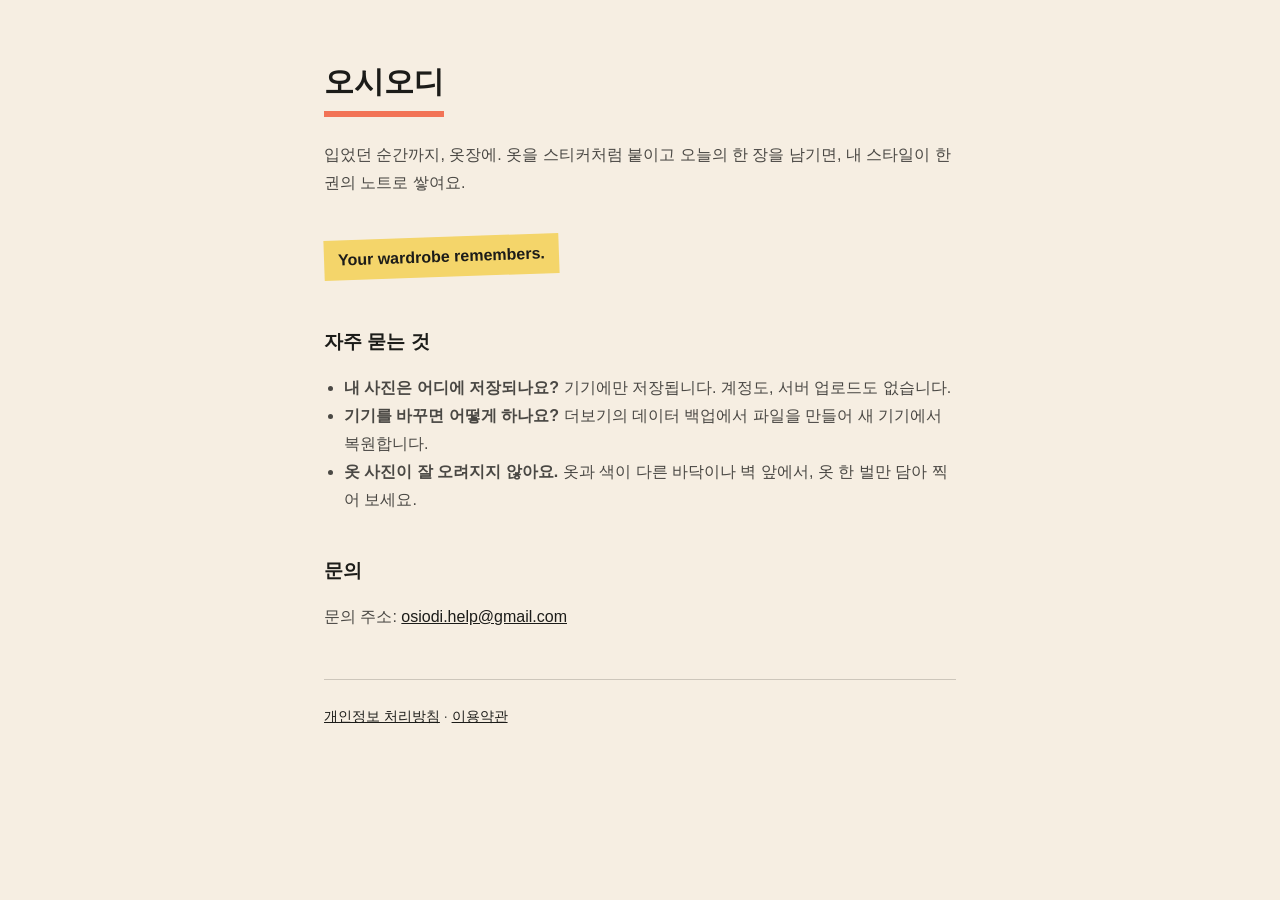
<file: index.html>
<!doctype html>
<html lang="ko">
<head>
<meta charset="utf-8">
<meta name="viewport" content="width=device-width, initial-scale=1">
<title>오시오디 · 내 스타일을 기억하는 옷장</title>
<link rel="stylesheet" href="style.css">
</head>
<body>
<main>
<h1>오시오디</h1>
<p>입었던 순간까지, 옷장에. 옷을 스티커처럼 붙이고 오늘의 한 장을 남기면, 내 스타일이 한 권의 노트로 쌓여요.</p>
<div><span class="note">Your wardrobe remembers.</span></div>

<h2>자주 묻는 것</h2>
<ul>
<li><strong>내 사진은 어디에 저장되나요?</strong> 기기에만 저장됩니다. 계정도, 서버 업로드도 없습니다.</li>
<li><strong>기기를 바꾸면 어떻게 하나요?</strong> 더보기의 데이터 백업에서 파일을 만들어 새 기기에서 복원합니다.</li>
<li><strong>옷 사진이 잘 오려지지 않아요.</strong> 옷과 색이 다른 바닥이나 벽 앞에서, 옷 한 벌만 담아 찍어 보세요.</li>
</ul>

<h2>문의</h2>
<p>문의 주소: <a id="contact" href="mailto:osiodi.help@gmail.com">osiodi.help@gmail.com</a></p>

<hr>
<footer><a href="privacy.html">개인정보 처리방침</a> · <a href="terms.html">이용약관</a></footer>
</main>
</body>
</html>
</file>
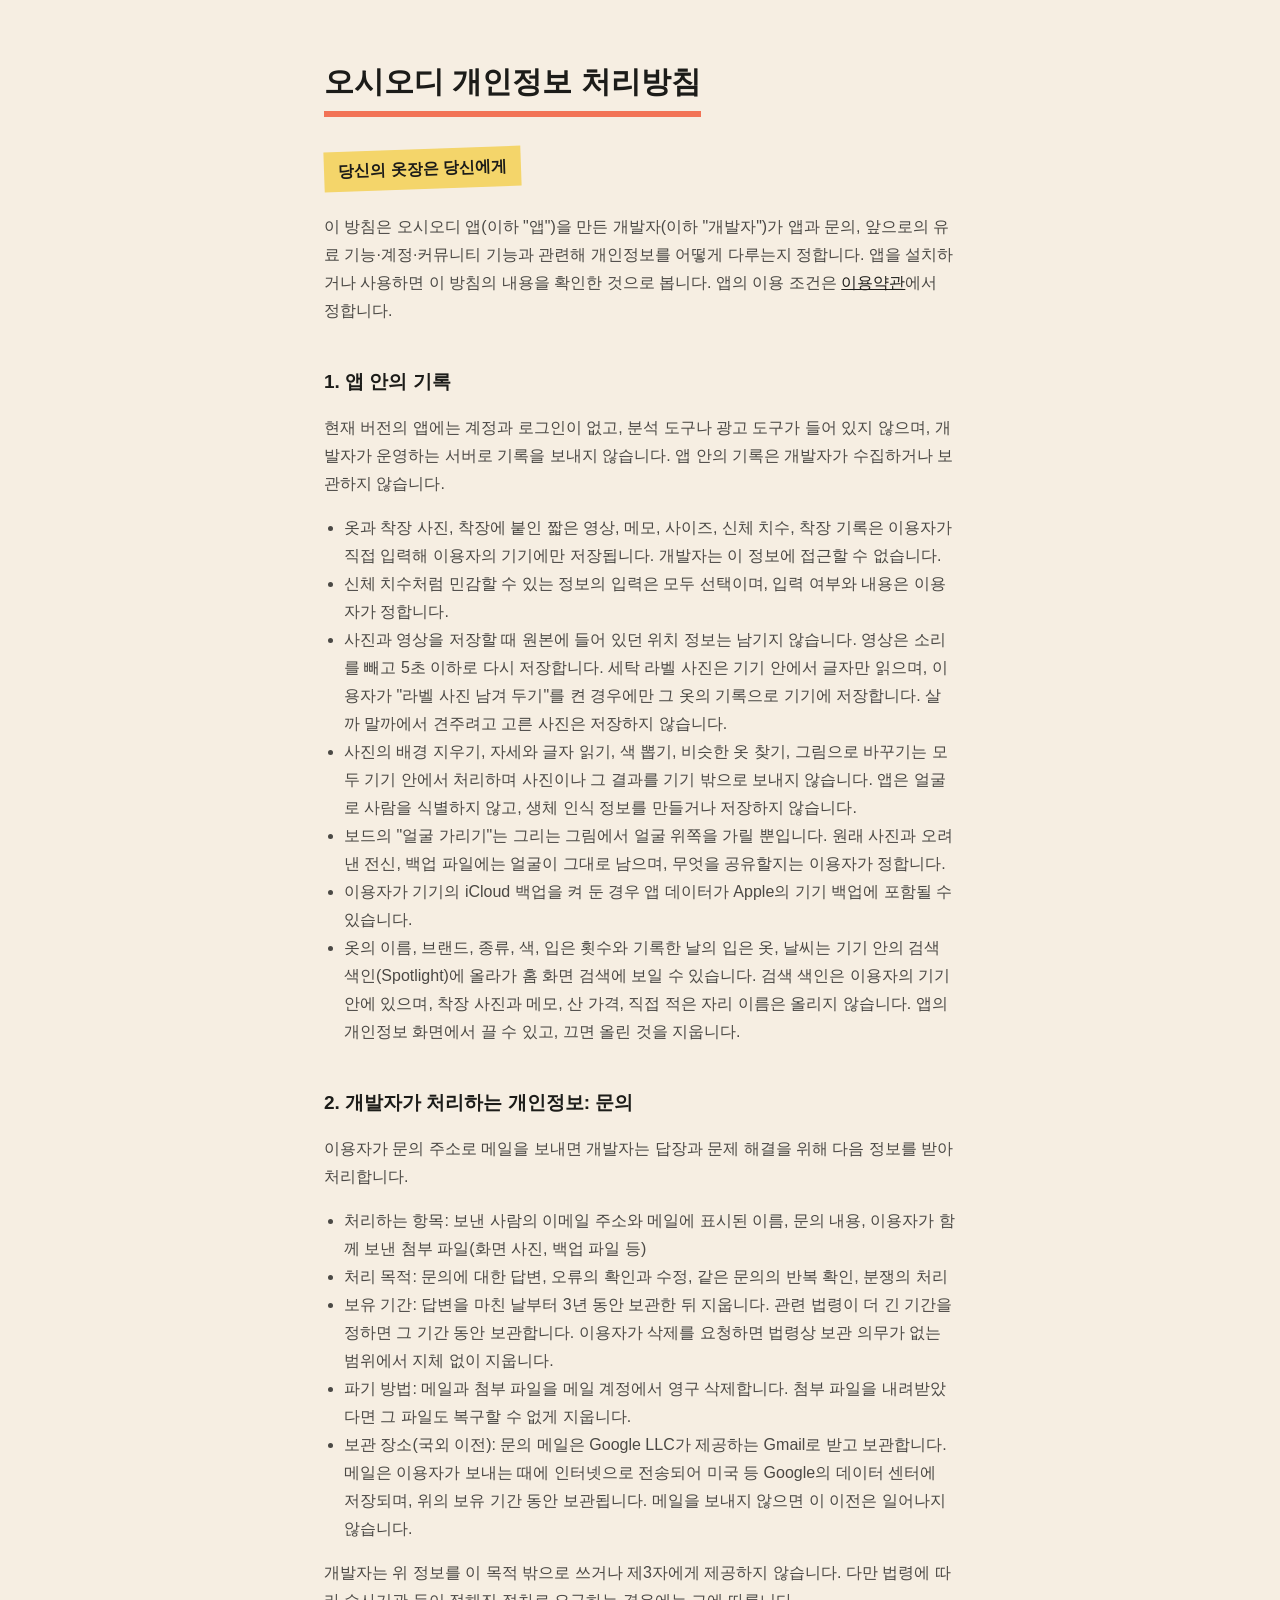
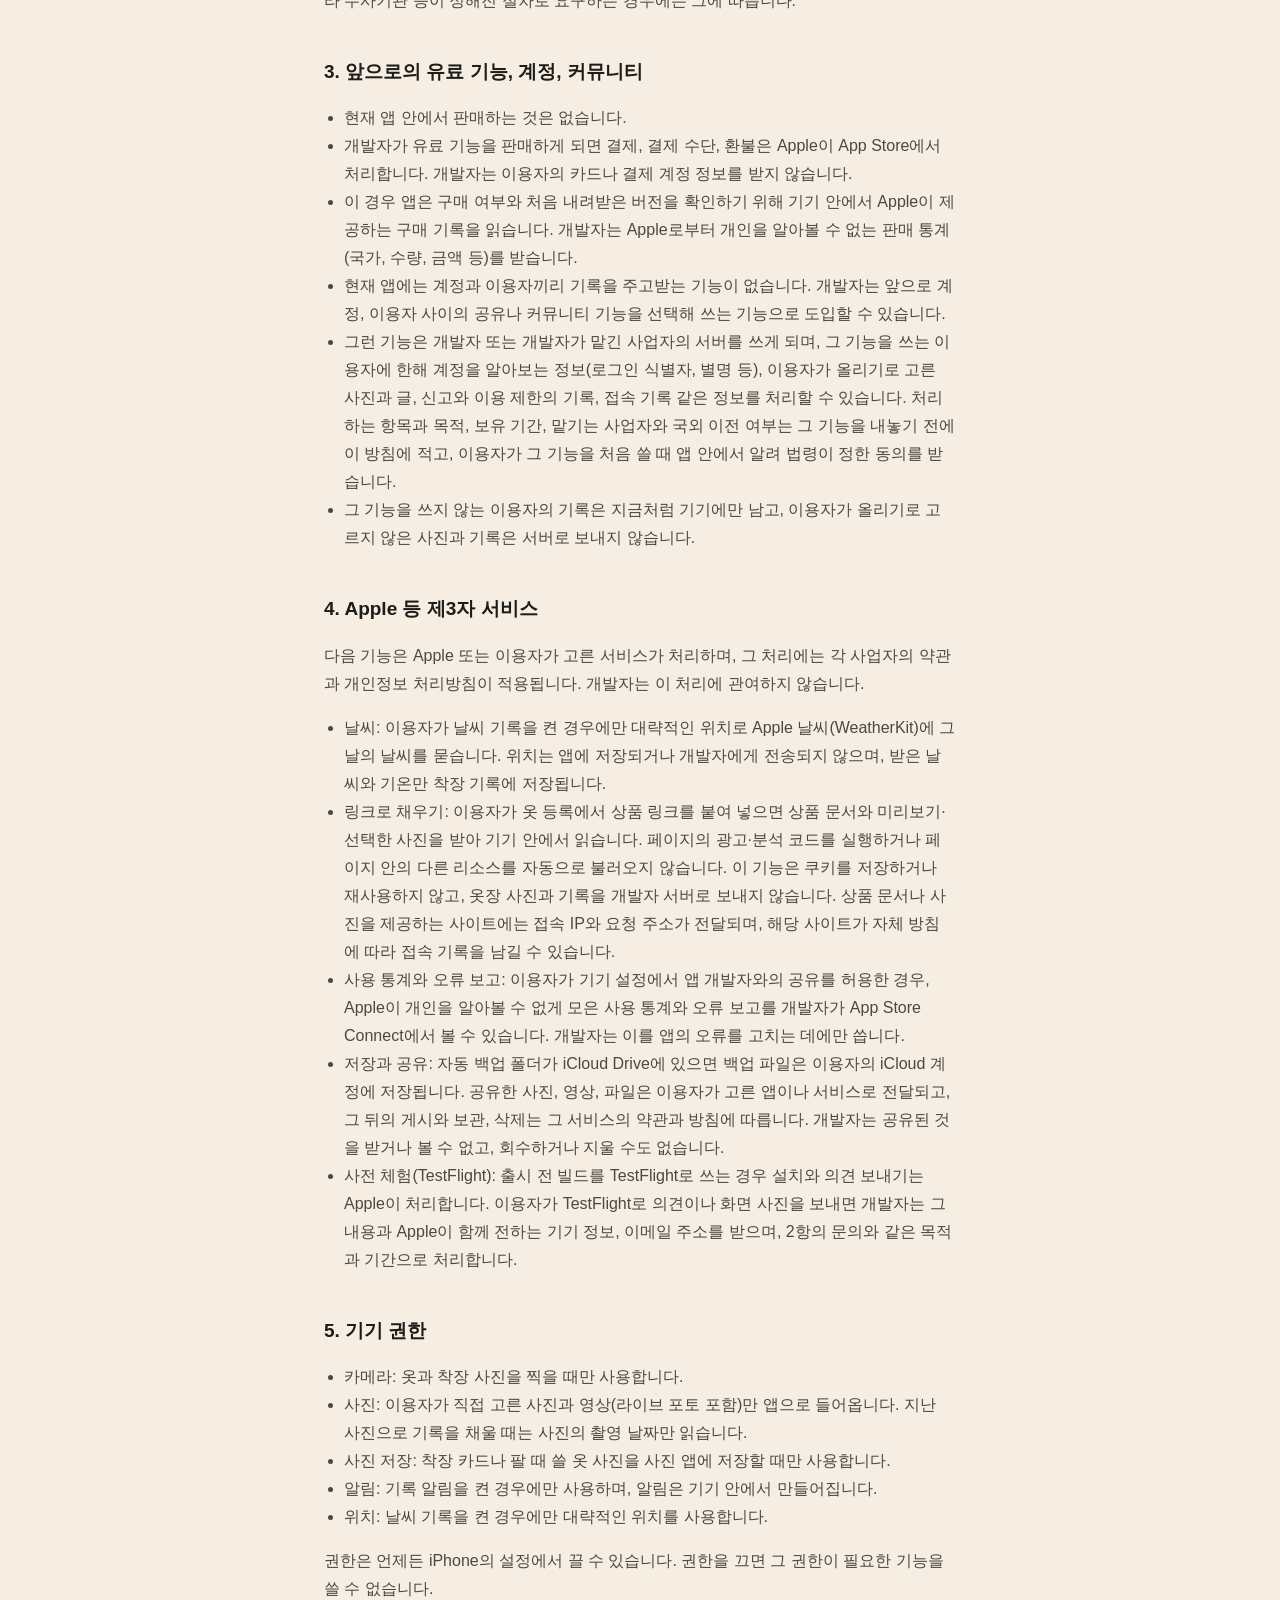
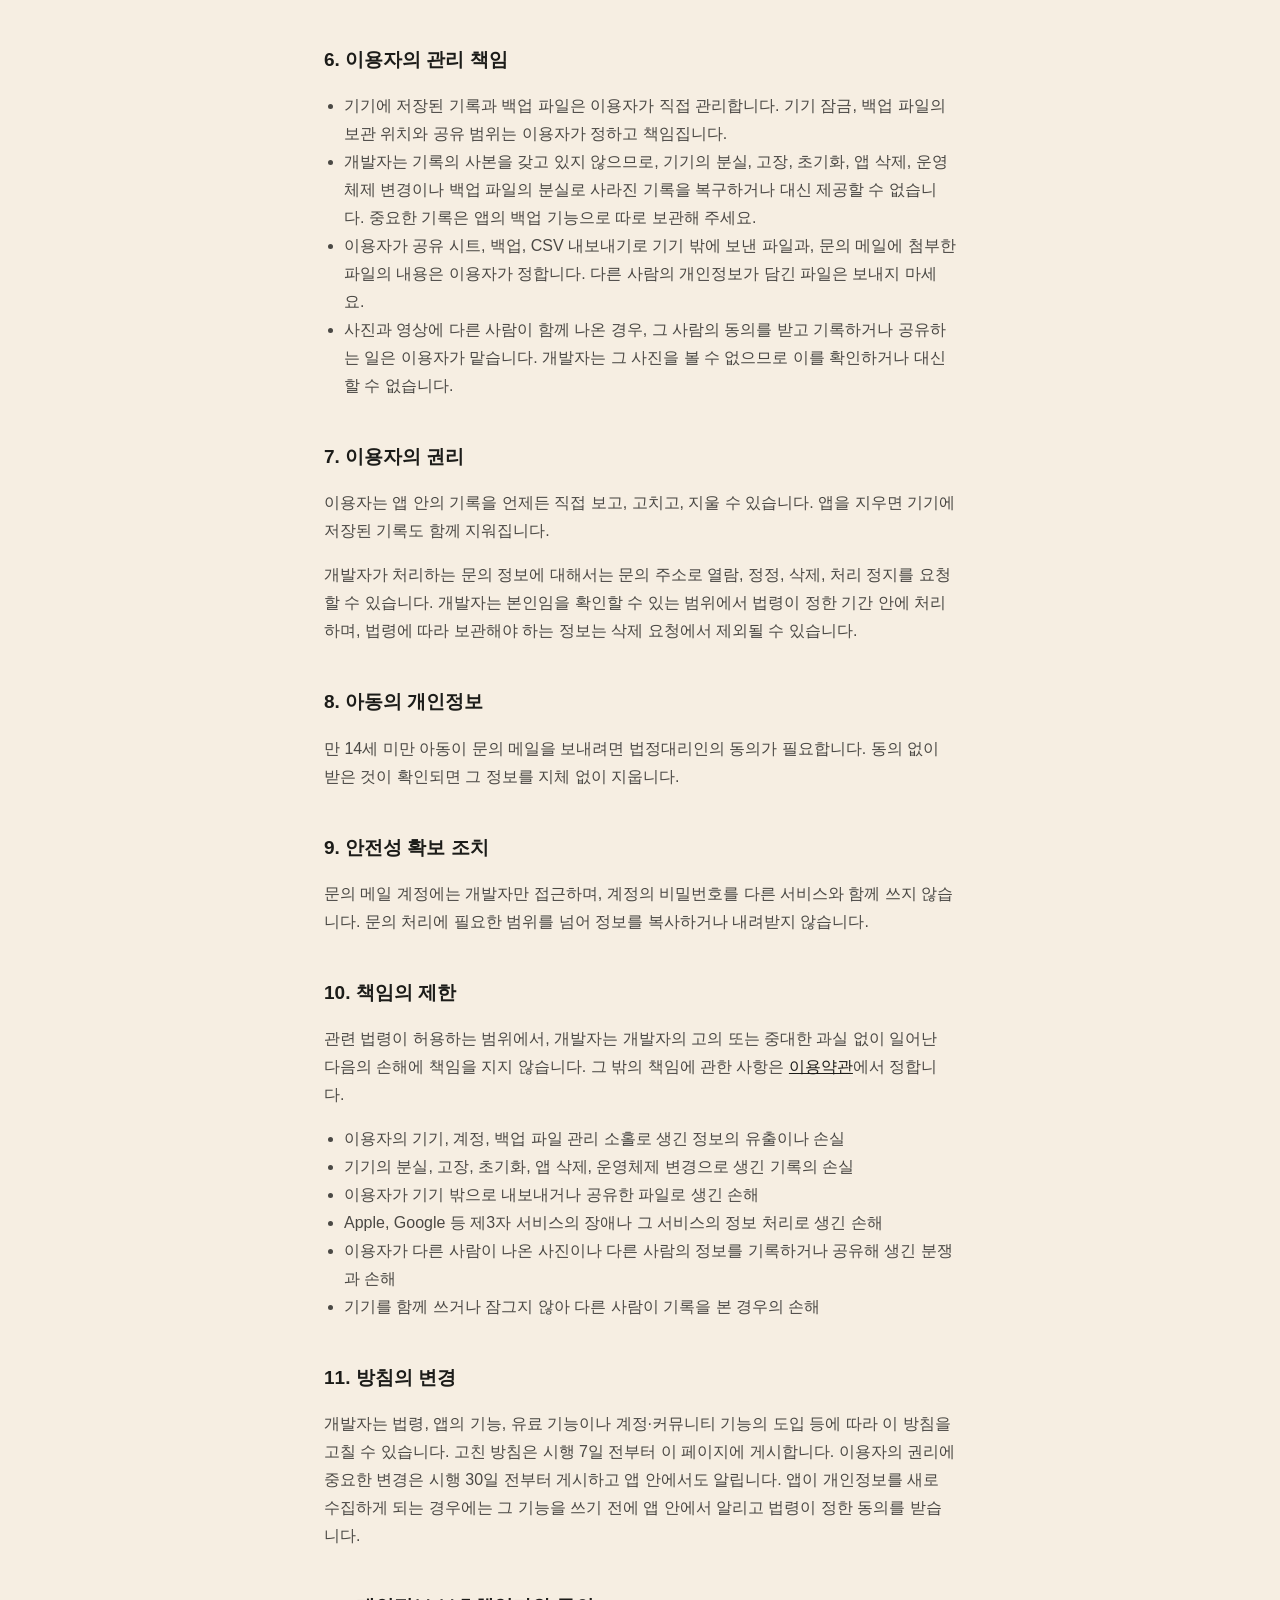
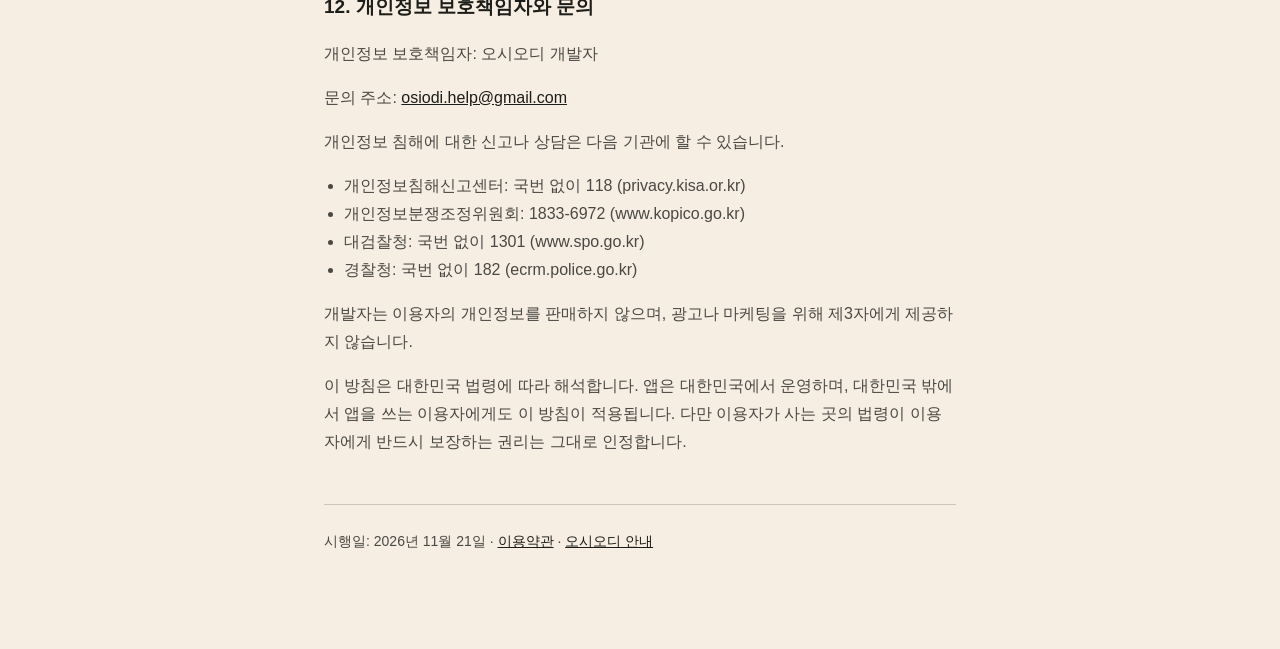
<file: privacy.html>
<!doctype html>
<html lang="ko">
<head>
<meta charset="utf-8">
<meta name="viewport" content="width=device-width, initial-scale=1">
<title>오시오디 개인정보 처리방침</title>
<link rel="stylesheet" href="style.css">
</head>
<body>
<main>
<h1>오시오디 개인정보 처리방침</h1>
<div><span class="note">당신의 옷장은 당신에게</span></div>

<p>이 방침은 오시오디 앱(이하 "앱")을 만든 개발자(이하 "개발자")가 앱과 문의, 앞으로의 유료 기능·계정·커뮤니티 기능과 관련해 개인정보를 어떻게 다루는지 정합니다. 앱을 설치하거나 사용하면 이 방침의 내용을 확인한 것으로 봅니다. 앱의 이용 조건은 <a href="terms.html">이용약관</a>에서 정합니다.</p>

<h2>1. 앱 안의 기록</h2>
<p>현재 버전의 앱에는 계정과 로그인이 없고, 분석 도구나 광고 도구가 들어 있지 않으며, 개발자가 운영하는 서버로 기록을 보내지 않습니다. 앱 안의 기록은 개발자가 수집하거나 보관하지 않습니다.</p>
<ul>
<li>옷과 착장 사진, 착장에 붙인 짧은 영상, 메모, 사이즈, 신체 치수, 착장 기록은 이용자가 직접 입력해 이용자의 기기에만 저장됩니다. 개발자는 이 정보에 접근할 수 없습니다.</li>
<li>신체 치수처럼 민감할 수 있는 정보의 입력은 모두 선택이며, 입력 여부와 내용은 이용자가 정합니다.</li>
<li>사진과 영상을 저장할 때 원본에 들어 있던 위치 정보는 남기지 않습니다. 영상은 소리를 빼고 5초 이하로 다시 저장합니다. 세탁 라벨 사진은 기기 안에서 글자만 읽으며, 이용자가 "라벨 사진 남겨 두기"를 켠 경우에만 그 옷의 기록으로 기기에 저장합니다. 살까 말까에서 견주려고 고른 사진은 저장하지 않습니다.</li>
<li>사진의 배경 지우기, 자세와 글자 읽기, 색 뽑기, 비슷한 옷 찾기, 그림으로 바꾸기는 모두 기기 안에서 처리하며 사진이나 그 결과를 기기 밖으로 보내지 않습니다. 앱은 얼굴로 사람을 식별하지 않고, 생체 인식 정보를 만들거나 저장하지 않습니다.</li>
<li>보드의 "얼굴 가리기"는 그리는 그림에서 얼굴 위쪽을 가릴 뿐입니다. 원래 사진과 오려 낸 전신, 백업 파일에는 얼굴이 그대로 남으며, 무엇을 공유할지는 이용자가 정합니다.</li>
<li>이용자가 기기의 iCloud 백업을 켜 둔 경우 앱 데이터가 Apple의 기기 백업에 포함될 수 있습니다.</li>
<li>옷의 이름, 브랜드, 종류, 색, 입은 횟수와 기록한 날의 입은 옷, 날씨는 기기 안의 검색 색인(Spotlight)에 올라가 홈 화면 검색에 보일 수 있습니다. 검색 색인은 이용자의 기기 안에 있으며, 착장 사진과 메모, 산 가격, 직접 적은 자리 이름은 올리지 않습니다. 앱의 개인정보 화면에서 끌 수 있고, 끄면 올린 것을 지웁니다.</li>
</ul>

<h2>2. 개발자가 처리하는 개인정보: 문의</h2>
<p>이용자가 문의 주소로 메일을 보내면 개발자는 답장과 문제 해결을 위해 다음 정보를 받아 처리합니다.</p>
<ul>
<li>처리하는 항목: 보낸 사람의 이메일 주소와 메일에 표시된 이름, 문의 내용, 이용자가 함께 보낸 첨부 파일(화면 사진, 백업 파일 등)</li>
<li>처리 목적: 문의에 대한 답변, 오류의 확인과 수정, 같은 문의의 반복 확인, 분쟁의 처리</li>
<li>보유 기간: 답변을 마친 날부터 3년 동안 보관한 뒤 지웁니다. 관련 법령이 더 긴 기간을 정하면 그 기간 동안 보관합니다. 이용자가 삭제를 요청하면 법령상 보관 의무가 없는 범위에서 지체 없이 지웁니다.</li>
<li>파기 방법: 메일과 첨부 파일을 메일 계정에서 영구 삭제합니다. 첨부 파일을 내려받았다면 그 파일도 복구할 수 없게 지웁니다.</li>
<li>보관 장소(국외 이전): 문의 메일은 Google LLC가 제공하는 Gmail로 받고 보관합니다. 메일은 이용자가 보내는 때에 인터넷으로 전송되어 미국 등 Google의 데이터 센터에 저장되며, 위의 보유 기간 동안 보관됩니다. 메일을 보내지 않으면 이 이전은 일어나지 않습니다.</li>
</ul>
<p>개발자는 위 정보를 이 목적 밖으로 쓰거나 제3자에게 제공하지 않습니다. 다만 법령에 따라 수사기관 등이 정해진 절차로 요구하는 경우에는 그에 따릅니다.</p>

<h2>3. 앞으로의 유료 기능, 계정, 커뮤니티</h2>
<ul>
<li>현재 앱 안에서 판매하는 것은 없습니다.</li>
<li>개발자가 유료 기능을 판매하게 되면 결제, 결제 수단, 환불은 Apple이 App Store에서 처리합니다. 개발자는 이용자의 카드나 결제 계정 정보를 받지 않습니다.</li>
<li>이 경우 앱은 구매 여부와 처음 내려받은 버전을 확인하기 위해 기기 안에서 Apple이 제공하는 구매 기록을 읽습니다. 개발자는 Apple로부터 개인을 알아볼 수 없는 판매 통계(국가, 수량, 금액 등)를 받습니다.</li>
<li>현재 앱에는 계정과 이용자끼리 기록을 주고받는 기능이 없습니다. 개발자는 앞으로 계정, 이용자 사이의 공유나 커뮤니티 기능을 선택해 쓰는 기능으로 도입할 수 있습니다.</li>
<li>그런 기능은 개발자 또는 개발자가 맡긴 사업자의 서버를 쓰게 되며, 그 기능을 쓰는 이용자에 한해 계정을 알아보는 정보(로그인 식별자, 별명 등), 이용자가 올리기로 고른 사진과 글, 신고와 이용 제한의 기록, 접속 기록 같은 정보를 처리할 수 있습니다. 처리하는 항목과 목적, 보유 기간, 맡기는 사업자와 국외 이전 여부는 그 기능을 내놓기 전에 이 방침에 적고, 이용자가 그 기능을 처음 쓸 때 앱 안에서 알려 법령이 정한 동의를 받습니다.</li>
<li>그 기능을 쓰지 않는 이용자의 기록은 지금처럼 기기에만 남고, 이용자가 올리기로 고르지 않은 사진과 기록은 서버로 보내지 않습니다.</li>
</ul>

<h2>4. Apple 등 제3자 서비스</h2>
<p>다음 기능은 Apple 또는 이용자가 고른 서비스가 처리하며, 그 처리에는 각 사업자의 약관과 개인정보 처리방침이 적용됩니다. 개발자는 이 처리에 관여하지 않습니다.</p>
<ul>
<li>날씨: 이용자가 날씨 기록을 켠 경우에만 대략적인 위치로 Apple 날씨(WeatherKit)에 그날의 날씨를 묻습니다. 위치는 앱에 저장되거나 개발자에게 전송되지 않으며, 받은 날씨와 기온만 착장 기록에 저장됩니다.</li>
<li>링크로 채우기: 이용자가 옷 등록에서 상품 링크를 붙여 넣으면 상품 문서와 미리보기·선택한 사진을 받아 기기 안에서 읽습니다. 페이지의 광고·분석 코드를 실행하거나 페이지 안의 다른 리소스를 자동으로 불러오지 않습니다. 이 기능은 쿠키를 저장하거나 재사용하지 않고, 옷장 사진과 기록을 개발자 서버로 보내지 않습니다. 상품 문서나 사진을 제공하는 사이트에는 접속 IP와 요청 주소가 전달되며, 해당 사이트가 자체 방침에 따라 접속 기록을 남길 수 있습니다.</li>
<li>사용 통계와 오류 보고: 이용자가 기기 설정에서 앱 개발자와의 공유를 허용한 경우, Apple이 개인을 알아볼 수 없게 모은 사용 통계와 오류 보고를 개발자가 App Store Connect에서 볼 수 있습니다. 개발자는 이를 앱의 오류를 고치는 데에만 씁니다.</li>
<li>저장과 공유: 자동 백업 폴더가 iCloud Drive에 있으면 백업 파일은 이용자의 iCloud 계정에 저장됩니다. 공유한 사진, 영상, 파일은 이용자가 고른 앱이나 서비스로 전달되고, 그 뒤의 게시와 보관, 삭제는 그 서비스의 약관과 방침에 따릅니다. 개발자는 공유된 것을 받거나 볼 수 없고, 회수하거나 지울 수도 없습니다.</li>
<li>사전 체험(TestFlight): 출시 전 빌드를 TestFlight로 쓰는 경우 설치와 의견 보내기는 Apple이 처리합니다. 이용자가 TestFlight로 의견이나 화면 사진을 보내면 개발자는 그 내용과 Apple이 함께 전하는 기기 정보, 이메일 주소를 받으며, 2항의 문의와 같은 목적과 기간으로 처리합니다.</li>
</ul>

<h2>5. 기기 권한</h2>
<ul>
<li>카메라: 옷과 착장 사진을 찍을 때만 사용합니다.</li>
<li>사진: 이용자가 직접 고른 사진과 영상(라이브 포토 포함)만 앱으로 들어옵니다. 지난 사진으로 기록을 채울 때는 사진의 촬영 날짜만 읽습니다.</li>
<li>사진 저장: 착장 카드나 팔 때 쓸 옷 사진을 사진 앱에 저장할 때만 사용합니다.</li>
<li>알림: 기록 알림을 켠 경우에만 사용하며, 알림은 기기 안에서 만들어집니다.</li>
<li>위치: 날씨 기록을 켠 경우에만 대략적인 위치를 사용합니다.</li>
</ul>
<p>권한은 언제든 iPhone의 설정에서 끌 수 있습니다. 권한을 끄면 그 권한이 필요한 기능을 쓸 수 없습니다.</p>

<h2>6. 이용자의 관리 책임</h2>
<ul>
<li>기기에 저장된 기록과 백업 파일은 이용자가 직접 관리합니다. 기기 잠금, 백업 파일의 보관 위치와 공유 범위는 이용자가 정하고 책임집니다.</li>
<li>개발자는 기록의 사본을 갖고 있지 않으므로, 기기의 분실, 고장, 초기화, 앱 삭제, 운영체제 변경이나 백업 파일의 분실로 사라진 기록을 복구하거나 대신 제공할 수 없습니다. 중요한 기록은 앱의 백업 기능으로 따로 보관해 주세요.</li>
<li>이용자가 공유 시트, 백업, CSV 내보내기로 기기 밖에 보낸 파일과, 문의 메일에 첨부한 파일의 내용은 이용자가 정합니다. 다른 사람의 개인정보가 담긴 파일은 보내지 마세요.</li>
<li>사진과 영상에 다른 사람이 함께 나온 경우, 그 사람의 동의를 받고 기록하거나 공유하는 일은 이용자가 맡습니다. 개발자는 그 사진을 볼 수 없으므로 이를 확인하거나 대신할 수 없습니다.</li>
</ul>

<h2>7. 이용자의 권리</h2>
<p>이용자는 앱 안의 기록을 언제든 직접 보고, 고치고, 지울 수 있습니다. 앱을 지우면 기기에 저장된 기록도 함께 지워집니다.</p>
<p>개발자가 처리하는 문의 정보에 대해서는 문의 주소로 열람, 정정, 삭제, 처리 정지를 요청할 수 있습니다. 개발자는 본인임을 확인할 수 있는 범위에서 법령이 정한 기간 안에 처리하며, 법령에 따라 보관해야 하는 정보는 삭제 요청에서 제외될 수 있습니다.</p>

<h2>8. 아동의 개인정보</h2>
<p>만 14세 미만 아동이 문의 메일을 보내려면 법정대리인의 동의가 필요합니다. 동의 없이 받은 것이 확인되면 그 정보를 지체 없이 지웁니다.</p>

<h2>9. 안전성 확보 조치</h2>
<p>문의 메일 계정에는 개발자만 접근하며, 계정의 비밀번호를 다른 서비스와 함께 쓰지 않습니다. 문의 처리에 필요한 범위를 넘어 정보를 복사하거나 내려받지 않습니다.</p>

<h2>10. 책임의 제한</h2>
<p>관련 법령이 허용하는 범위에서, 개발자는 개발자의 고의 또는 중대한 과실 없이 일어난 다음의 손해에 책임을 지지 않습니다. 그 밖의 책임에 관한 사항은 <a href="terms.html">이용약관</a>에서 정합니다.</p>
<ul>
<li>이용자의 기기, 계정, 백업 파일 관리 소홀로 생긴 정보의 유출이나 손실</li>
<li>기기의 분실, 고장, 초기화, 앱 삭제, 운영체제 변경으로 생긴 기록의 손실</li>
<li>이용자가 기기 밖으로 내보내거나 공유한 파일로 생긴 손해</li>
<li>Apple, Google 등 제3자 서비스의 장애나 그 서비스의 정보 처리로 생긴 손해</li>
<li>이용자가 다른 사람이 나온 사진이나 다른 사람의 정보를 기록하거나 공유해 생긴 분쟁과 손해</li>
<li>기기를 함께 쓰거나 잠그지 않아 다른 사람이 기록을 본 경우의 손해</li>
</ul>

<h2>11. 방침의 변경</h2>
<p>개발자는 법령, 앱의 기능, 유료 기능이나 계정·커뮤니티 기능의 도입 등에 따라 이 방침을 고칠 수 있습니다. 고친 방침은 시행 7일 전부터 이 페이지에 게시합니다. 이용자의 권리에 중요한 변경은 시행 30일 전부터 게시하고 앱 안에서도 알립니다. 앱이 개인정보를 새로 수집하게 되는 경우에는 그 기능을 쓰기 전에 앱 안에서 알리고 법령이 정한 동의를 받습니다.</p>

<h2>12. 개인정보 보호책임자와 문의</h2>
<p>개인정보 보호책임자: 오시오디 개발자</p>
<p>문의 주소: <a id="contact" href="mailto:osiodi.help@gmail.com">osiodi.help@gmail.com</a></p>
<p>개인정보 침해에 대한 신고나 상담은 다음 기관에 할 수 있습니다.</p>
<ul>
<li>개인정보침해신고센터: 국번 없이 118 (privacy.kisa.or.kr)</li>
<li>개인정보분쟁조정위원회: 1833-6972 (www.kopico.go.kr)</li>
<li>대검찰청: 국번 없이 1301 (www.spo.go.kr)</li>
<li>경찰청: 국번 없이 182 (ecrm.police.go.kr)</li>
</ul>
<p>개발자는 이용자의 개인정보를 판매하지 않으며, 광고나 마케팅을 위해 제3자에게 제공하지 않습니다.</p>
<p>이 방침은 대한민국 법령에 따라 해석합니다. 앱은 대한민국에서 운영하며, 대한민국 밖에서 앱을 쓰는 이용자에게도 이 방침이 적용됩니다. 다만 이용자가 사는 곳의 법령이 이용자에게 반드시 보장하는 권리는 그대로 인정합니다.</p>

<hr>
<footer>시행일: <span id="effective">2026년 11월 21일</span> · <a href="terms.html">이용약관</a> · <a href="index.html">오시오디 안내</a></footer>
</main>
</body>
</html>
</file>
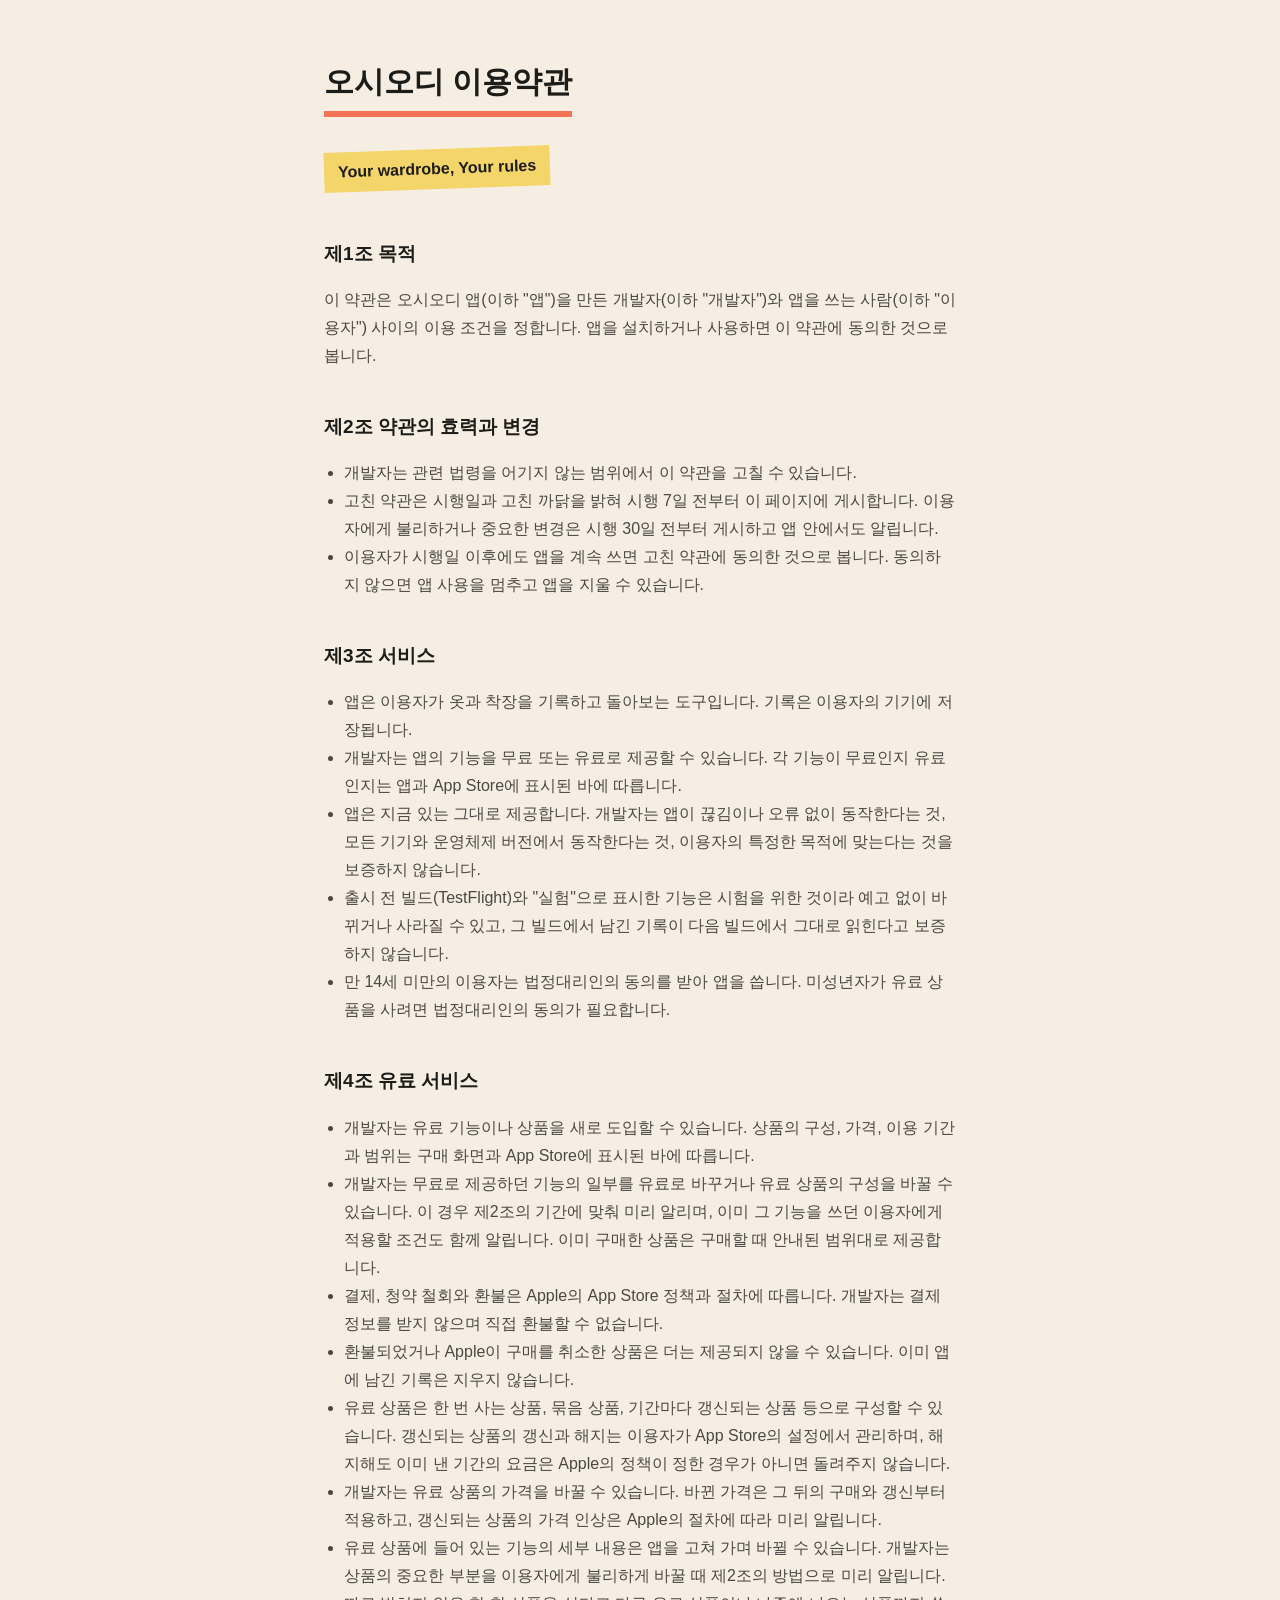
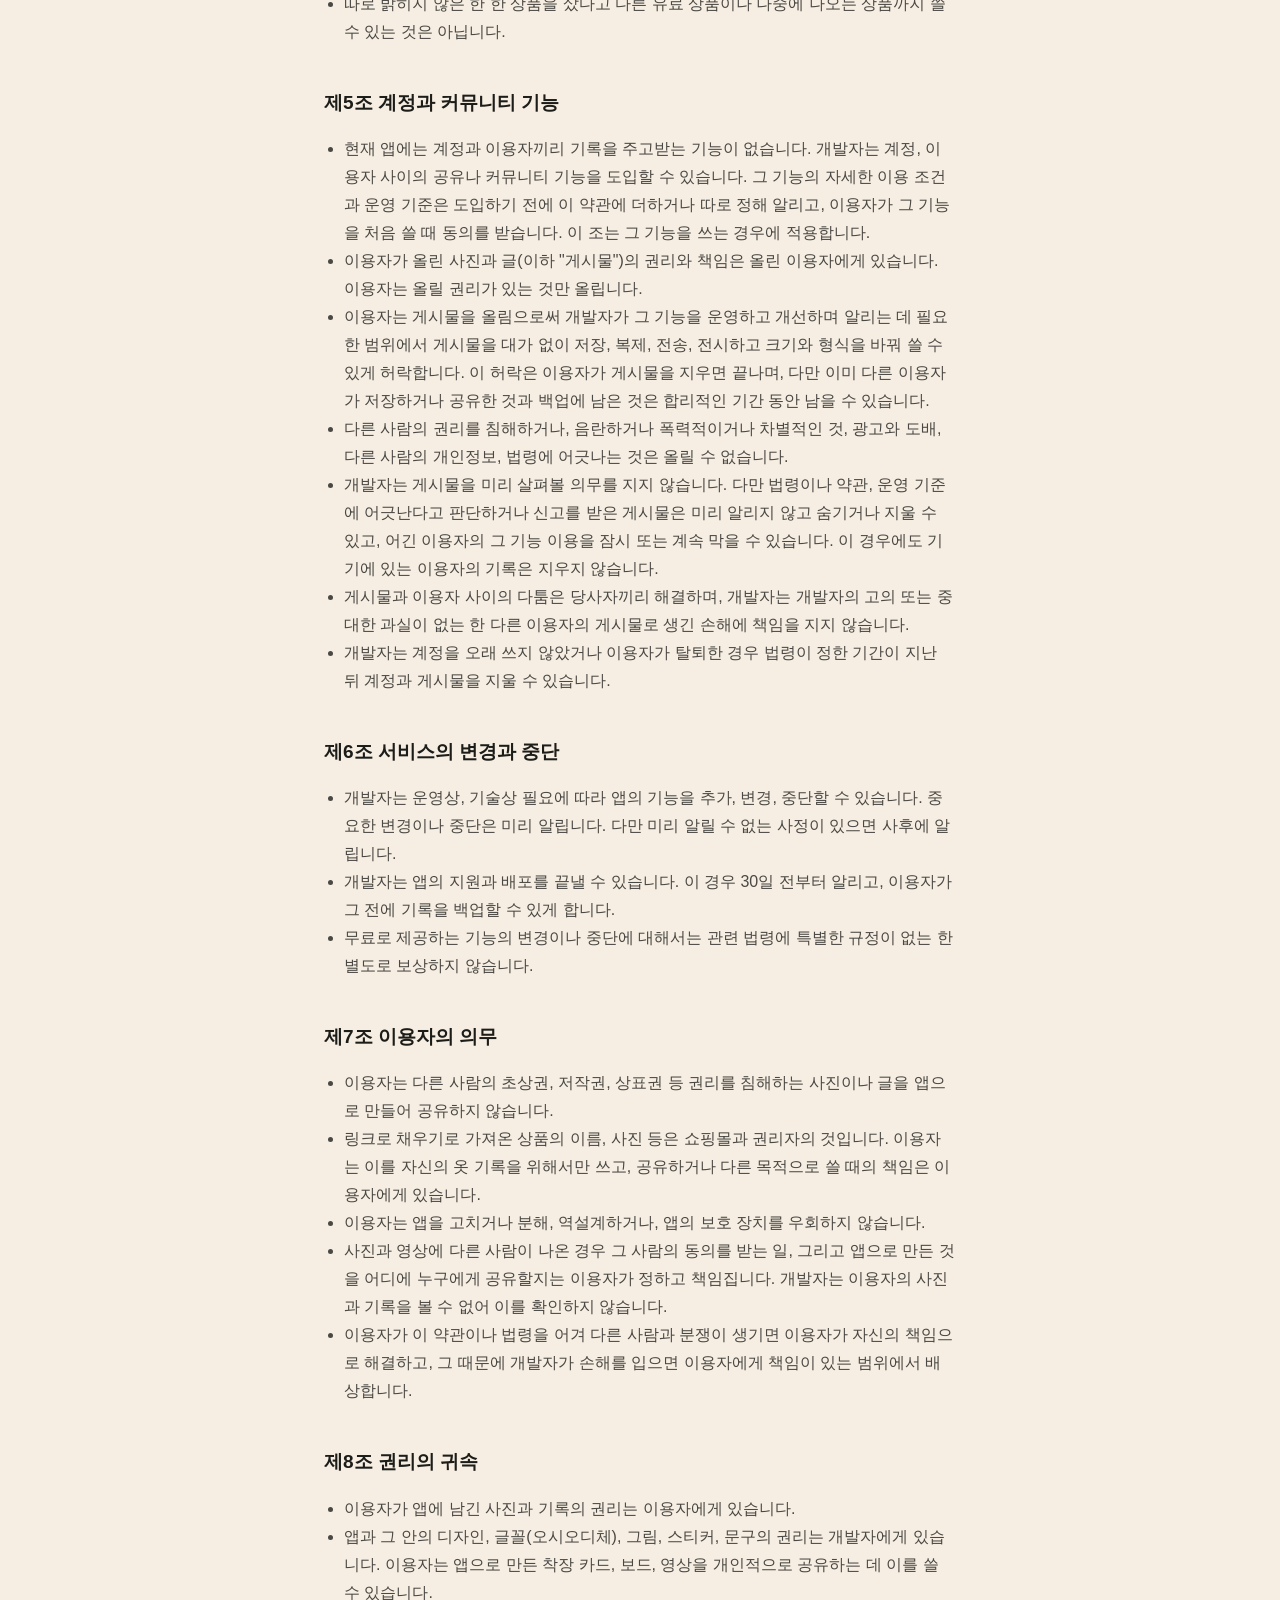
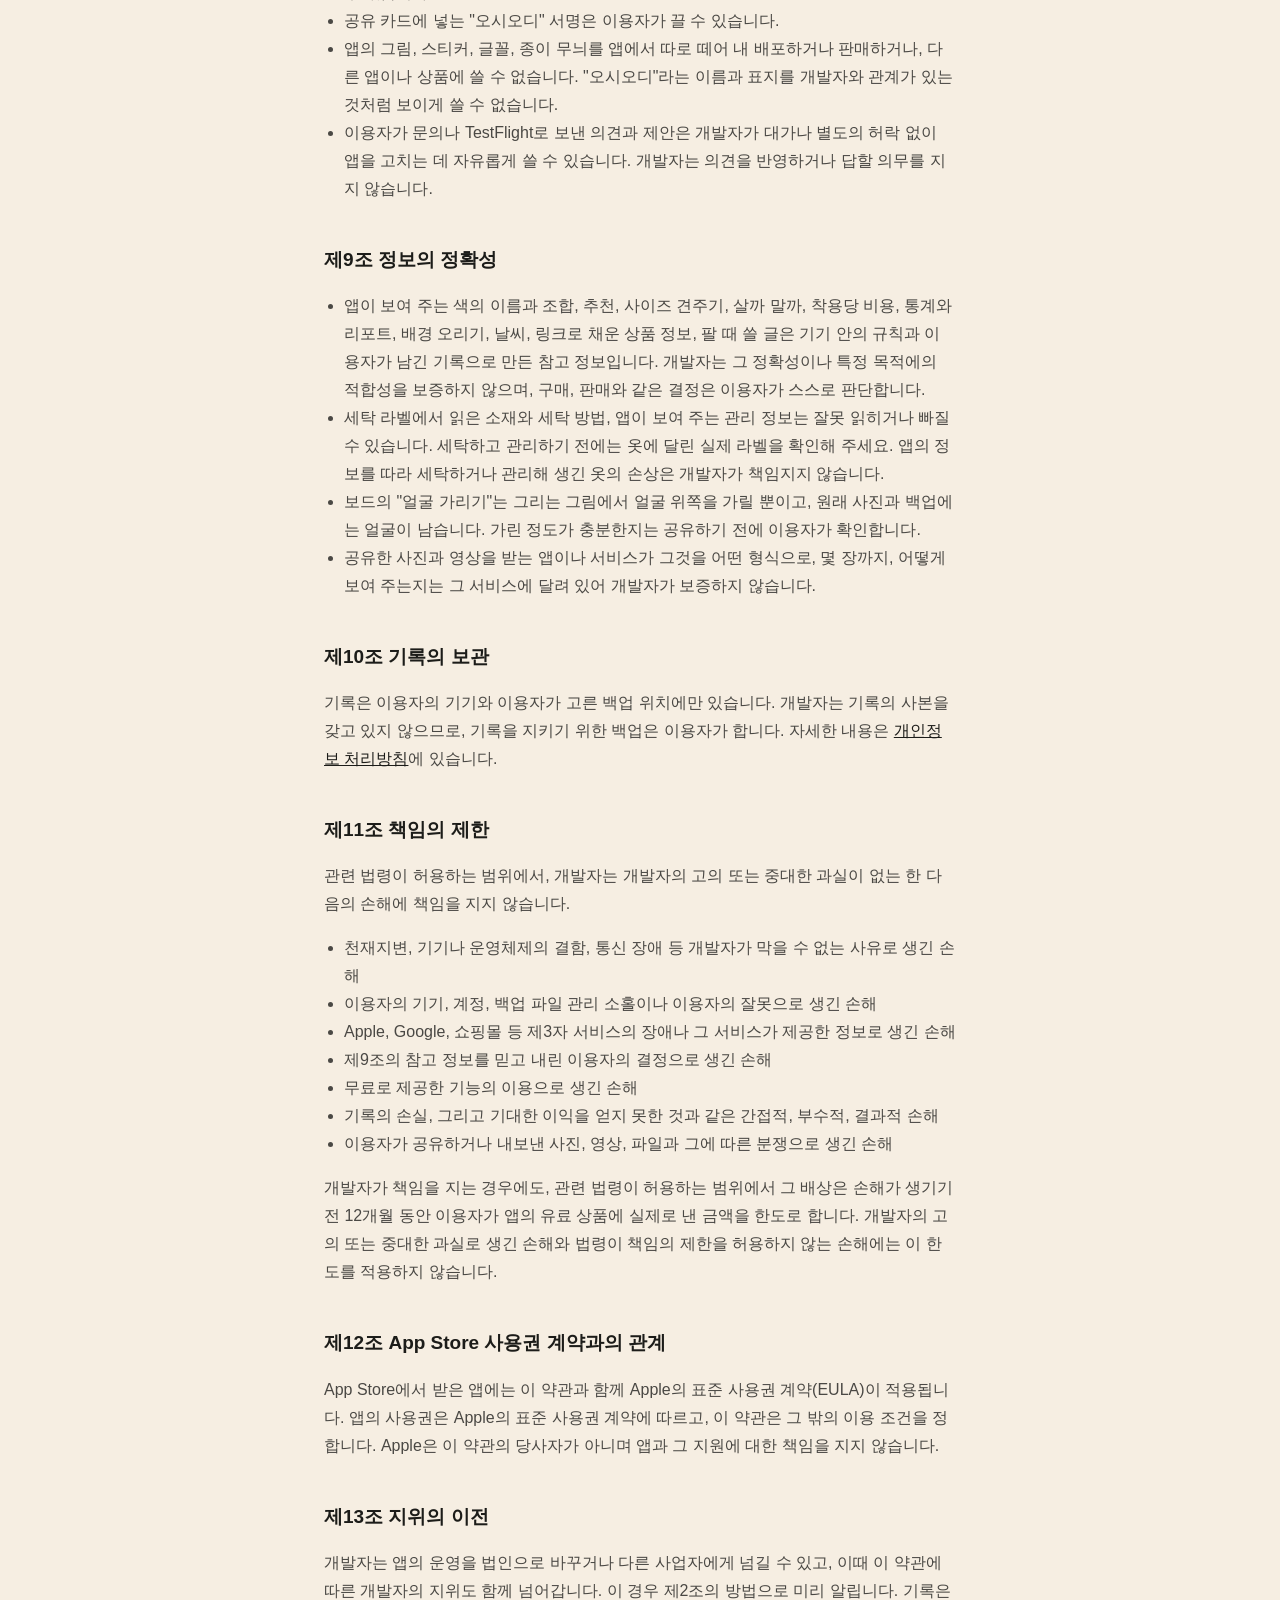
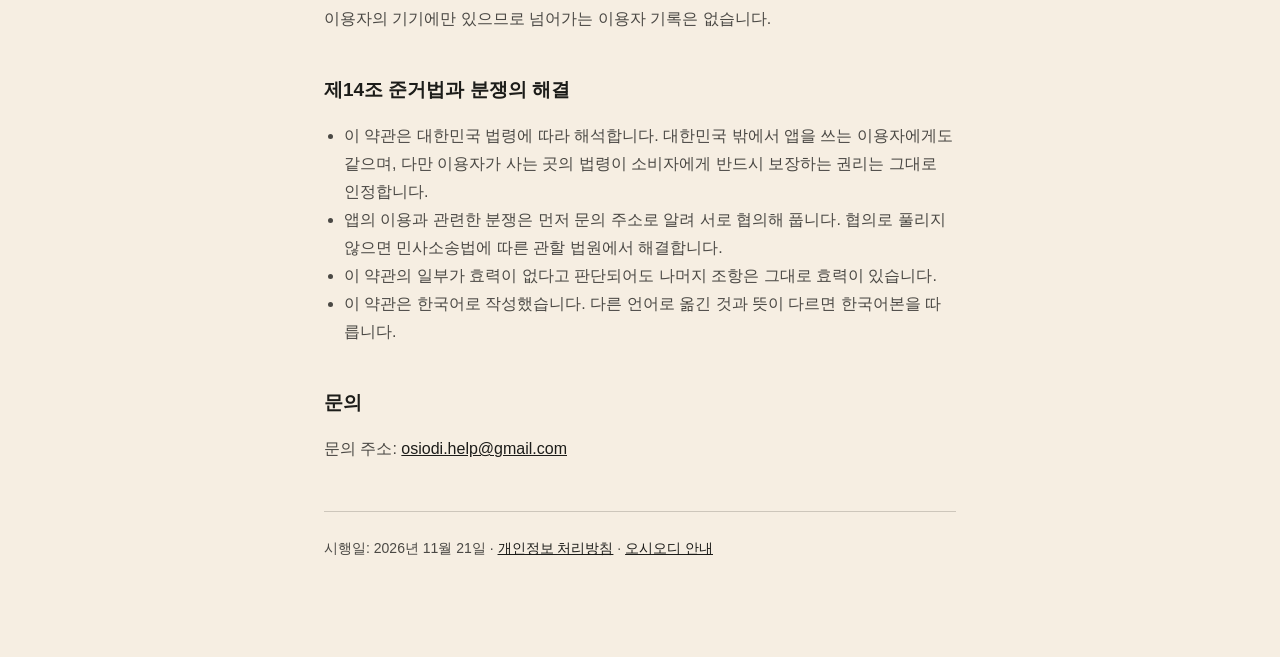
<file: terms.html>
<!doctype html>
<html lang="ko">
<head>
<meta charset="utf-8">
<meta name="viewport" content="width=device-width, initial-scale=1">
<title>오시오디 이용약관</title>
<link rel="stylesheet" href="style.css">
</head>
<body>
<main>
<h1>오시오디 이용약관</h1>
<div><span class="note">Your wardrobe, Your rules</span></div>

<h2>제1조 목적</h2>
<p>이 약관은 오시오디 앱(이하 "앱")을 만든 개발자(이하 "개발자")와 앱을 쓰는 사람(이하 "이용자") 사이의 이용 조건을 정합니다. 앱을 설치하거나 사용하면 이 약관에 동의한 것으로 봅니다.</p>

<h2>제2조 약관의 효력과 변경</h2>
<ul>
<li>개발자는 관련 법령을 어기지 않는 범위에서 이 약관을 고칠 수 있습니다.</li>
<li>고친 약관은 시행일과 고친 까닭을 밝혀 시행 7일 전부터 이 페이지에 게시합니다. 이용자에게 불리하거나 중요한 변경은 시행 30일 전부터 게시하고 앱 안에서도 알립니다.</li>
<li>이용자가 시행일 이후에도 앱을 계속 쓰면 고친 약관에 동의한 것으로 봅니다. 동의하지 않으면 앱 사용을 멈추고 앱을 지울 수 있습니다.</li>
</ul>

<h2>제3조 서비스</h2>
<ul>
<li>앱은 이용자가 옷과 착장을 기록하고 돌아보는 도구입니다. 기록은 이용자의 기기에 저장됩니다.</li>
<li>개발자는 앱의 기능을 무료 또는 유료로 제공할 수 있습니다. 각 기능이 무료인지 유료인지는 앱과 App Store에 표시된 바에 따릅니다.</li>
<li>앱은 지금 있는 그대로 제공합니다. 개발자는 앱이 끊김이나 오류 없이 동작한다는 것, 모든 기기와 운영체제 버전에서 동작한다는 것, 이용자의 특정한 목적에 맞는다는 것을 보증하지 않습니다.</li>
<li>출시 전 빌드(TestFlight)와 "실험"으로 표시한 기능은 시험을 위한 것이라 예고 없이 바뀌거나 사라질 수 있고, 그 빌드에서 남긴 기록이 다음 빌드에서 그대로 읽힌다고 보증하지 않습니다.</li>
<li>만 14세 미만의 이용자는 법정대리인의 동의를 받아 앱을 씁니다. 미성년자가 유료 상품을 사려면 법정대리인의 동의가 필요합니다.</li>
</ul>

<h2>제4조 유료 서비스</h2>
<ul>
<li>개발자는 유료 기능이나 상품을 새로 도입할 수 있습니다. 상품의 구성, 가격, 이용 기간과 범위는 구매 화면과 App Store에 표시된 바에 따릅니다.</li>
<li>개발자는 무료로 제공하던 기능의 일부를 유료로 바꾸거나 유료 상품의 구성을 바꿀 수 있습니다. 이 경우 제2조의 기간에 맞춰 미리 알리며, 이미 그 기능을 쓰던 이용자에게 적용할 조건도 함께 알립니다. 이미 구매한 상품은 구매할 때 안내된 범위대로 제공합니다.</li>
<li>결제, 청약 철회와 환불은 Apple의 App Store 정책과 절차에 따릅니다. 개발자는 결제 정보를 받지 않으며 직접 환불할 수 없습니다.</li>
<li>환불되었거나 Apple이 구매를 취소한 상품은 더는 제공되지 않을 수 있습니다. 이미 앱에 남긴 기록은 지우지 않습니다.</li>
<li>유료 상품은 한 번 사는 상품, 묶음 상품, 기간마다 갱신되는 상품 등으로 구성할 수 있습니다. 갱신되는 상품의 갱신과 해지는 이용자가 App Store의 설정에서 관리하며, 해지해도 이미 낸 기간의 요금은 Apple의 정책이 정한 경우가 아니면 돌려주지 않습니다.</li>
<li>개발자는 유료 상품의 가격을 바꿀 수 있습니다. 바뀐 가격은 그 뒤의 구매와 갱신부터 적용하고, 갱신되는 상품의 가격 인상은 Apple의 절차에 따라 미리 알립니다.</li>
<li>유료 상품에 들어 있는 기능의 세부 내용은 앱을 고쳐 가며 바뀔 수 있습니다. 개발자는 상품의 중요한 부분을 이용자에게 불리하게 바꿀 때 제2조의 방법으로 미리 알립니다.</li>
<li>따로 밝히지 않은 한 한 상품을 샀다고 다른 유료 상품이나 나중에 나오는 상품까지 쓸 수 있는 것은 아닙니다.</li>
</ul>

<h2>제5조 계정과 커뮤니티 기능</h2>
<ul>
<li>현재 앱에는 계정과 이용자끼리 기록을 주고받는 기능이 없습니다. 개발자는 계정, 이용자 사이의 공유나 커뮤니티 기능을 도입할 수 있습니다. 그 기능의 자세한 이용 조건과 운영 기준은 도입하기 전에 이 약관에 더하거나 따로 정해 알리고, 이용자가 그 기능을 처음 쓸 때 동의를 받습니다. 이 조는 그 기능을 쓰는 경우에 적용합니다.</li>
<li>이용자가 올린 사진과 글(이하 "게시물")의 권리와 책임은 올린 이용자에게 있습니다. 이용자는 올릴 권리가 있는 것만 올립니다.</li>
<li>이용자는 게시물을 올림으로써 개발자가 그 기능을 운영하고 개선하며 알리는 데 필요한 범위에서 게시물을 대가 없이 저장, 복제, 전송, 전시하고 크기와 형식을 바꿔 쓸 수 있게 허락합니다. 이 허락은 이용자가 게시물을 지우면 끝나며, 다만 이미 다른 이용자가 저장하거나 공유한 것과 백업에 남은 것은 합리적인 기간 동안 남을 수 있습니다.</li>
<li>다른 사람의 권리를 침해하거나, 음란하거나 폭력적이거나 차별적인 것, 광고와 도배, 다른 사람의 개인정보, 법령에 어긋나는 것은 올릴 수 없습니다.</li>
<li>개발자는 게시물을 미리 살펴볼 의무를 지지 않습니다. 다만 법령이나 약관, 운영 기준에 어긋난다고 판단하거나 신고를 받은 게시물은 미리 알리지 않고 숨기거나 지울 수 있고, 어긴 이용자의 그 기능 이용을 잠시 또는 계속 막을 수 있습니다. 이 경우에도 기기에 있는 이용자의 기록은 지우지 않습니다.</li>
<li>게시물과 이용자 사이의 다툼은 당사자끼리 해결하며, 개발자는 개발자의 고의 또는 중대한 과실이 없는 한 다른 이용자의 게시물로 생긴 손해에 책임을 지지 않습니다.</li>
<li>개발자는 계정을 오래 쓰지 않았거나 이용자가 탈퇴한 경우 법령이 정한 기간이 지난 뒤 계정과 게시물을 지울 수 있습니다.</li>
</ul>

<h2>제6조 서비스의 변경과 중단</h2>
<ul>
<li>개발자는 운영상, 기술상 필요에 따라 앱의 기능을 추가, 변경, 중단할 수 있습니다. 중요한 변경이나 중단은 미리 알립니다. 다만 미리 알릴 수 없는 사정이 있으면 사후에 알립니다.</li>
<li>개발자는 앱의 지원과 배포를 끝낼 수 있습니다. 이 경우 30일 전부터 알리고, 이용자가 그 전에 기록을 백업할 수 있게 합니다.</li>
<li>무료로 제공하는 기능의 변경이나 중단에 대해서는 관련 법령에 특별한 규정이 없는 한 별도로 보상하지 않습니다.</li>
</ul>

<h2>제7조 이용자의 의무</h2>
<ul>
<li>이용자는 다른 사람의 초상권, 저작권, 상표권 등 권리를 침해하는 사진이나 글을 앱으로 만들어 공유하지 않습니다.</li>
<li>링크로 채우기로 가져온 상품의 이름, 사진 등은 쇼핑몰과 권리자의 것입니다. 이용자는 이를 자신의 옷 기록을 위해서만 쓰고, 공유하거나 다른 목적으로 쓸 때의 책임은 이용자에게 있습니다.</li>
<li>이용자는 앱을 고치거나 분해, 역설계하거나, 앱의 보호 장치를 우회하지 않습니다.</li>
<li>사진과 영상에 다른 사람이 나온 경우 그 사람의 동의를 받는 일, 그리고 앱으로 만든 것을 어디에 누구에게 공유할지는 이용자가 정하고 책임집니다. 개발자는 이용자의 사진과 기록을 볼 수 없어 이를 확인하지 않습니다.</li>
<li>이용자가 이 약관이나 법령을 어겨 다른 사람과 분쟁이 생기면 이용자가 자신의 책임으로 해결하고, 그 때문에 개발자가 손해를 입으면 이용자에게 책임이 있는 범위에서 배상합니다.</li>
</ul>

<h2>제8조 권리의 귀속</h2>
<ul>
<li>이용자가 앱에 남긴 사진과 기록의 권리는 이용자에게 있습니다.</li>
<li>앱과 그 안의 디자인, 글꼴(오시오디체), 그림, 스티커, 문구의 권리는 개발자에게 있습니다. 이용자는 앱으로 만든 착장 카드, 보드, 영상을 개인적으로 공유하는 데 이를 쓸 수 있습니다.</li>
<li>공유 카드에 넣는 "오시오디" 서명은 이용자가 끌 수 있습니다.</li>
<li>앱의 그림, 스티커, 글꼴, 종이 무늬를 앱에서 따로 떼어 내 배포하거나 판매하거나, 다른 앱이나 상품에 쓸 수 없습니다. "오시오디"라는 이름과 표지를 개발자와 관계가 있는 것처럼 보이게 쓸 수 없습니다.</li>
<li>이용자가 문의나 TestFlight로 보낸 의견과 제안은 개발자가 대가나 별도의 허락 없이 앱을 고치는 데 자유롭게 쓸 수 있습니다. 개발자는 의견을 반영하거나 답할 의무를 지지 않습니다.</li>
</ul>

<h2>제9조 정보의 정확성</h2>
<ul>
<li>앱이 보여 주는 색의 이름과 조합, 추천, 사이즈 견주기, 살까 말까, 착용당 비용, 통계와 리포트, 배경 오리기, 날씨, 링크로 채운 상품 정보, 팔 때 쓸 글은 기기 안의 규칙과 이용자가 남긴 기록으로 만든 참고 정보입니다. 개발자는 그 정확성이나 특정 목적에의 적합성을 보증하지 않으며, 구매, 판매와 같은 결정은 이용자가 스스로 판단합니다.</li>
<li>세탁 라벨에서 읽은 소재와 세탁 방법, 앱이 보여 주는 관리 정보는 잘못 읽히거나 빠질 수 있습니다. 세탁하고 관리하기 전에는 옷에 달린 실제 라벨을 확인해 주세요. 앱의 정보를 따라 세탁하거나 관리해 생긴 옷의 손상은 개발자가 책임지지 않습니다.</li>
<li>보드의 "얼굴 가리기"는 그리는 그림에서 얼굴 위쪽을 가릴 뿐이고, 원래 사진과 백업에는 얼굴이 남습니다. 가린 정도가 충분한지는 공유하기 전에 이용자가 확인합니다.</li>
<li>공유한 사진과 영상을 받는 앱이나 서비스가 그것을 어떤 형식으로, 몇 장까지, 어떻게 보여 주는지는 그 서비스에 달려 있어 개발자가 보증하지 않습니다.</li>
</ul>

<h2>제10조 기록의 보관</h2>
<p>기록은 이용자의 기기와 이용자가 고른 백업 위치에만 있습니다. 개발자는 기록의 사본을 갖고 있지 않으므로, 기록을 지키기 위한 백업은 이용자가 합니다. 자세한 내용은 <a href="privacy.html">개인정보 처리방침</a>에 있습니다.</p>

<h2>제11조 책임의 제한</h2>
<p>관련 법령이 허용하는 범위에서, 개발자는 개발자의 고의 또는 중대한 과실이 없는 한 다음의 손해에 책임을 지지 않습니다.</p>
<ul>
<li>천재지변, 기기나 운영체제의 결함, 통신 장애 등 개발자가 막을 수 없는 사유로 생긴 손해</li>
<li>이용자의 기기, 계정, 백업 파일 관리 소홀이나 이용자의 잘못으로 생긴 손해</li>
<li>Apple, Google, 쇼핑몰 등 제3자 서비스의 장애나 그 서비스가 제공한 정보로 생긴 손해</li>
<li>제9조의 참고 정보를 믿고 내린 이용자의 결정으로 생긴 손해</li>
<li>무료로 제공한 기능의 이용으로 생긴 손해</li>
<li>기록의 손실, 그리고 기대한 이익을 얻지 못한 것과 같은 간접적, 부수적, 결과적 손해</li>
<li>이용자가 공유하거나 내보낸 사진, 영상, 파일과 그에 따른 분쟁으로 생긴 손해</li>
</ul>
<p>개발자가 책임을 지는 경우에도, 관련 법령이 허용하는 범위에서 그 배상은 손해가 생기기 전 12개월 동안 이용자가 앱의 유료 상품에 실제로 낸 금액을 한도로 합니다. 개발자의 고의 또는 중대한 과실로 생긴 손해와 법령이 책임의 제한을 허용하지 않는 손해에는 이 한도를 적용하지 않습니다.</p>

<h2>제12조 App Store 사용권 계약과의 관계</h2>
<p>App Store에서 받은 앱에는 이 약관과 함께 Apple의 표준 사용권 계약(EULA)이 적용됩니다. 앱의 사용권은 Apple의 표준 사용권 계약에 따르고, 이 약관은 그 밖의 이용 조건을 정합니다. Apple은 이 약관의 당사자가 아니며 앱과 그 지원에 대한 책임을 지지 않습니다.</p>

<h2>제13조 지위의 이전</h2>
<p>개발자는 앱의 운영을 법인으로 바꾸거나 다른 사업자에게 넘길 수 있고, 이때 이 약관에 따른 개발자의 지위도 함께 넘어갑니다. 이 경우 제2조의 방법으로 미리 알립니다. 기록은 이용자의 기기에만 있으므로 넘어가는 이용자 기록은 없습니다.</p>

<h2>제14조 준거법과 분쟁의 해결</h2>
<ul>
<li>이 약관은 대한민국 법령에 따라 해석합니다. 대한민국 밖에서 앱을 쓰는 이용자에게도 같으며, 다만 이용자가 사는 곳의 법령이 소비자에게 반드시 보장하는 권리는 그대로 인정합니다.</li>
<li>앱의 이용과 관련한 분쟁은 먼저 문의 주소로 알려 서로 협의해 풉니다. 협의로 풀리지 않으면 민사소송법에 따른 관할 법원에서 해결합니다.</li>
<li>이 약관의 일부가 효력이 없다고 판단되어도 나머지 조항은 그대로 효력이 있습니다.</li>
<li>이 약관은 한국어로 작성했습니다. 다른 언어로 옮긴 것과 뜻이 다르면 한국어본을 따릅니다.</li>
</ul>

<h2>문의</h2>
<p>문의 주소: <a href="mailto:osiodi.help@gmail.com">osiodi.help@gmail.com</a></p>

<hr>
<footer>시행일: 2026년 11월 21일 · <a href="privacy.html">개인정보 처리방침</a> · <a href="index.html">오시오디 안내</a></footer>
</main>
</body>
</html>
</file>
<file: style.css>
/* 오시오디 안내 페이지. 앱과 같은 종이 노트의 색을 쓴다. */
:root { --paper: #f6eee2; --ink: #1c1c19; --ink-soft: #4a4844; --line: #cdc6bb; --coral: #f27356; --note: #f4d56a; }
* { box-sizing: border-box; }
body { margin: 0; background: var(--paper); color: var(--ink); font-family: -apple-system, "Apple SD Gothic Neo", "Noto Sans KR", sans-serif; line-height: 1.75; }
main { max-width: 680px; margin: 0 auto; padding: 56px 24px 96px; }
h1 { font-size: 30px; margin: 0 0 8px; display: inline-block; border-bottom: 6px solid var(--coral); padding-bottom: 2px; }
h2 { font-size: 19px; margin: 40px 0 8px; }
p, li { font-size: 16px; color: var(--ink-soft); }
ul { padding-left: 20px; }
a { color: var(--ink); }
.note { display: inline-block; background: var(--note); padding: 6px 14px; transform: rotate(-2deg); margin: 24px 0 8px; color: var(--ink); font-weight: 600; }
hr { border: 0; border-top: 1px solid var(--line); margin: 48px 0 24px; }
footer { font-size: 14px; color: var(--ink-soft); }
</file>
